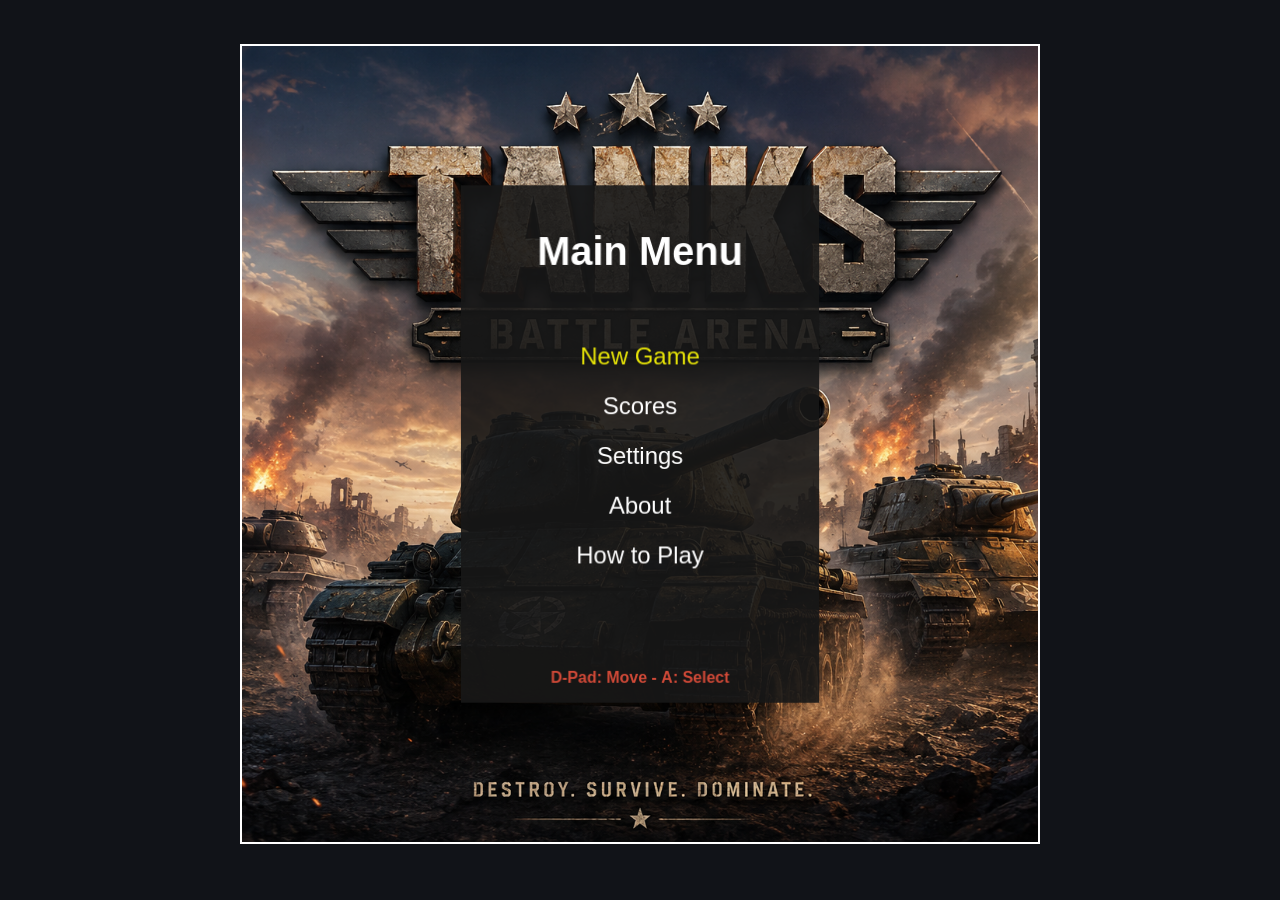
<file: index.html>
<!DOCTYPE html>
<html lang="en">

<head>
    <meta charset="UTF-8">
    <meta name="viewport" content="width=device-width, initial-scale=1.0">
    <title>Tanks Game</title>
    <link rel="shortcut icon" href="./assets/favicon.png" type="image/x-icon">
    <link rel="stylesheet" href="./styles.css">
</head>

<body id="body">
    <main id="main">
        <canvas id="gameCanvas"></canvas>

        <section class="mobile-controls" aria-label="Controles táctiles">

            <div class="top-controls">
                <button class="top-button" data-control="select" type="button">Select</button>
                <button class="top-button" data-control="start" type="button">Start</button>

            </div>

            <div class="left-section">
                <div class="dpad-controls">
                    <button class="dpad-button" data-control="dTop" type="button">▲</button>
                    <button class="dpad-button" data-control="dBottom" type="button">▼</button>
                    <button class="dpad-button" data-control="dLeft" type="button">◄</button>
                    <button class="dpad-button" data-control="dRight" type="button">►</button>
                </div>
                <div class="joystick" data-joystick="L" role="application" aria-label="Palanca izquierda de movimiento">
                    <div class="joystick-knob"></div>
                </div>
            </div>
            <div class="right-section">
                <div class="action-controls">
                    <button class="action-button" data-control="B" type="button">B</button>
                    <button class="action-button" data-control="A" type="button">A</button>
                    <button class="action-button" data-control="X" type="button">X</button>
                    <button class="action-button" data-control="Y" type="button">Y</button>
                </div>
                <div class="joystick" data-joystick="R" role="application" aria-label="Palanca derecha de movimiento">
                    <div class="joystick-knob"></div>
                </div>
            </div>

        </section>
        <section id="DebugPanel"></section>

    </main>

</body>
<script type="module" src="./main.js"></script>

</html>
</file>
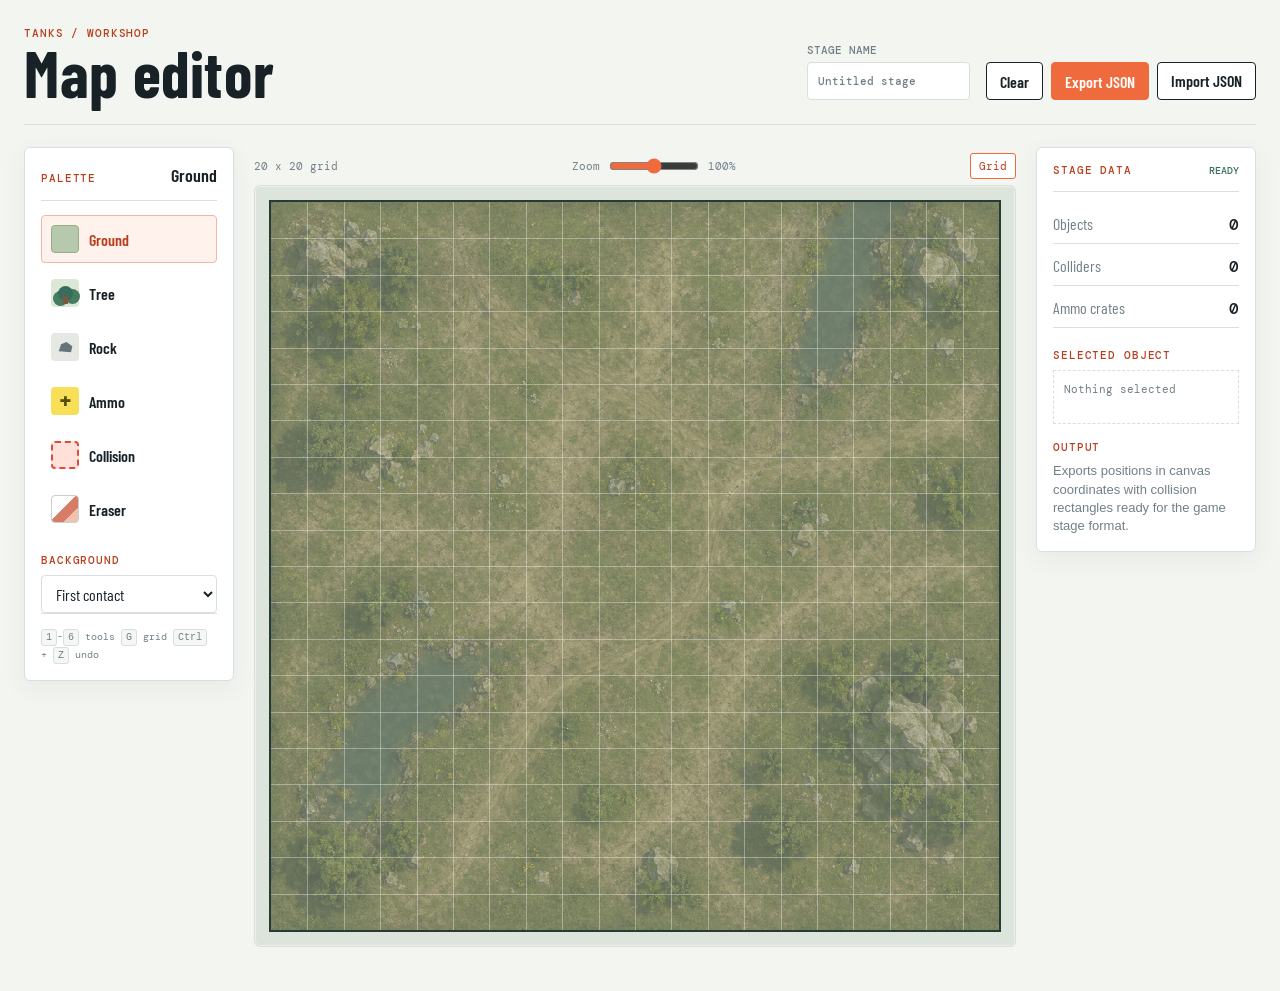
<file: map-editor/index.html>
<!doctype html>
<html lang="en">

<head>
    <meta charset="UTF-8">
    <meta name="viewport" content="width=device-width, initial-scale=1.0">
    <title>Tanks Map Editor</title>
    <link rel="stylesheet" href="./styles.css">
</head>

<body>
    <main class="app-shell">
        <header class="topbar">
            <div>
                <p class="eyebrow">TANKS / WORKSHOP</p>
                <h1>Map editor</h1>
            </div>
            <div class="top-actions">
                <label class="stage-name">
                    <span>Stage name</span>
                    <input id="stageName" value="Untitled stage" maxlength="32">
                </label>
                <button id="clearMap" class="button button-quiet" type="button">Clear</button>
                <button id="exportMap" class="button button-primary" type="button">Export JSON</button>
                <label class="button button-quiet file-button">
                    Import JSON
                    <input id="importMap" type="file" accept="application/json,.json">
                </label>
            </div>
        </header>

        <section class="workspace">
            <aside class="panel palette-panel">
                <div class="panel-heading">
                    <span class="panel-kicker">Palette</span>
                    <span id="activeToolLabel">Ground</span>
                </div>
                <div class="tool-grid">
                    <button class="tool is-active" data-tool="ground" type="button"><span
                            class="tool-icon ground-icon"></span><span>Ground</span></button>
                    <button class="tool" data-tool="tree" type="button"><span
                            class="tool-icon tree-icon"></span><span>Tree</span></button>
                    <button class="tool" data-tool="rock" type="button"><span
                            class="tool-icon rock-icon"></span><span>Rock</span></button>
                    <button class="tool" data-tool="ammo" type="button"><span
                            class="tool-icon ammo-icon">+</span><span>Ammo</span></button>
                    <button class="tool" data-tool="collision" type="button"><span
                            class="tool-icon collision-icon"></span><span>Collision</span></button>
                    <button class="tool" data-tool="eraser" type="button"><span
                            class="tool-icon eraser-icon"></span><span>Eraser</span></button>
                </div>
                <div class="panel-section">
                    <span class="panel-kicker">Background</span>
                    <select id="backgroundSelect">
                        <option value="bg_stage1.png">First contact</option>
                        <option value="bg_stage2.png">Border patrol</option>
                        <option value="bg_stage3.png">Iron passage</option>
                        <option value="bg_stage4.png">Four fronts</option>
                        <option value="bg_stage5.png">Siege line</option>
                        <option value="bg_stage6.png">Last stand</option>
                    </select>
                </div>
                <div class="hint"><kbd>1</kbd>-<kbd>6</kbd> tools <kbd>G</kbd> grid <kbd>Ctrl</kbd> + <kbd>Z</kbd> undo
                </div>
            </aside>

            <section class="canvas-wrap">
                <div class="canvas-toolbar">
                    <span id="canvasStatus">20 x 20 grid</span>
                    <label class="zoom-control">Zoom <input id="zoom" type="range" min="60" max="140"
                            value="100"><output id="zoomValue">100%</output></label>
                    <button id="toggleGrid" class="icon-button is-active" type="button"
                        title="Toggle grid">Grid</button>
                </div>
                <div class="canvas-stage">
                    <canvas id="mapCanvas" width="800" height="800"></canvas>
                </div>
            </section>

            <aside class="panel inspector-panel">
                <div class="panel-heading">
                    <span class="panel-kicker">Stage data</span>
                    <span class="status-dot">Ready</span>
                </div>
                <div class="stat-list">
                    <div><span>Objects</span><strong id="objectCount">0</strong></div>
                    <div><span>Colliders</span><strong id="colliderCount">0</strong></div>
                    <div><span>Ammo crates</span><strong id="ammoCount">0</strong></div>
                </div>
                <div class="panel-section">
                    <span class="panel-kicker">Selected object</span>
                    <div id="selectionInfo" class="selection-info">Nothing selected</div>
                </div>
                <div class="panel-section export-note">
                    <span class="panel-kicker">Output</span>
                    <p>Exports positions in canvas coordinates with collision rectangles ready for the game stage
                        format.</p>
                </div>
            </aside>
        </section>
    </main>
    <script src="./editor.js"></script>
</body>

</html>
</file>
<file: styles.css>
* {
    box-sizing: border-box;
    margin: 0;
    padding: 0;
}

#body {
    min-height: 100vh;
    min-height: 100dvh;
    padding: 8px;

    display: flex;
    justify-content: center;
    align-items: center;

    background-color: #111318;
    color: white;

    font-family: Arial, Helvetica, sans-serif;
}

#main {
    width: 100%;

    display: flex;
    flex-direction: column;
    align-items: center;
    gap: 12px;
}

#gameCanvas {
    display: block;
    width: min(800px, calc(100vw - 16px), calc(100dvh - 16px));
    height: auto;
    aspect-ratio: 1;
    touch-action: none;
}

.mobile-controls {
    display: none;
}

@media (pointer: coarse),
(max-width: 900px) {
    #gameCanvas {
        width: min(800px, calc(100vw - 16px), calc(100dvh - 190px));
    }

    .mobile-controls {
        width: min(800px, calc(100vw - 16px));
        display: grid;
        grid-template-columns: 1fr 1fr;
        grid-template-rows: auto 1fr;
        justify-content: space-between;
        /* align-items: center; */
        gap: 20px;

        touch-action: none;
        user-select: none;
    }

    /* CONTROLLER SECTIONS */
    .left-section {
        grid-column: 1;
        grid-row: 2;
        display: flex;
        flex-direction: column;
        justify-content: center;
        align-items: start;
        gap: 20px
    }

    .right-section {
        grid-column: 2;
        grid-row: 2;
        display: flex;
        flex-direction: column;
        justify-content: center;
        align-items: end;
        gap: 20px;
    }

    /* D-PAD CONTROLS arrowTop Bottom Left Right */
    .dpad-controls {
        position: relative;
        width: 108px;
        height: 108px;
        aspect-ratio: 1;
        /* background-color: red; */
    }

    .dpad-button {
        position: absolute;
        min-width: 52px;
        min-height: 52px;
        aspect-ratio: 1;
        padding: 6px;
        border: 2px solid #ffffff;
        border-radius: 20%;
        background-color: #272b32;
        color: #ffffff;
        font-size: 12px;
        font-weight: bold;
    }

    .dpad-button[data-control="dRight"] {
        top: 50%;
        right: 0;
        transform: translateY(-50%);
    }

    .dpad-button {
        min-width: 42px;
        min-height: 42px;
    }

    .dpad-button[data-control="dBottom"] {
        right: 50%;
        bottom: 0;
        transform: translateX(50%);
    }

    .dpad-button[data-control="dTop"] {
        top: 0;
        right: 50%;
        transform: translateX(50%);
    }

    .dpad-button[data-control="dLeft"] {
        top: 50%;
        left: 0;
        transform: translateY(-50%);
    }




    /* JOYSTICK */

    .joystick {
        position: relative;
        flex: 0 0 120px;

        width: 120px;
        height: 120px;
        border: 3px solid #ffffff;
        border-radius: 50%;
        background-color: #272b3288;

        touch-action: none;
    }

    .joystick-knob {
        position: absolute;
        left: 50%;
        top: 50%;

        width: 54px;
        height: 54px;
        border: 2px solid #ffffff;
        border-radius: 50%;
        background-color: #d6c900;

        transform: translate(-50%, -50%);
        pointer-events: none;
    }

    /* ACTION CONTROLS X Y B A */

    .action-controls {
        position: relative;
        width: 108px;
        height: 108px;
        aspect-ratio: 1;
        /* background-color: red; */
    }

    .action-button {
        position: absolute;
        min-width: 42px;
        min-height: 42px;
        aspect-ratio: 1;
        padding: 6px;
        border: 2px solid #ffffff;
        border-radius: 50%;
        background-color: #272b32;
        color: #ffffff;
        font-size: 12px;
        font-weight: bold;
    }

    .action-button[data-control="A"] {
        top: 50%;
        right: 0;
        transform: translateY(-50%);
    }

    .action-button[data-control="B"] {
        right: 50%;
        bottom: 0;
        transform: translateX(50%);
    }

    .action-button[data-control="Y"] {
        top: 0;
        right: 50%;
        transform: translateX(50%);
    }

    .action-button[data-control="X"] {
        top: 50%;
        left: 0;
        transform: translateY(-50%);
    }

    /* TOP CONTROLS // Select Start */

    .top-controls {
        grid-column: 1/3;
        grid-row: 1;
        display: flex;
        justify-content: center;
        gap: 20px;
        width: 100%;
    }

    .top-button {
        min-width: 52px;
        min-height: 20px;
        padding: 6px;

        border: 2px solid #ffffff;
        border-radius: 8px;
        background-color: #272b32;
        color: #ffffff;

        font-size: 10px;
        font-weight: bold;
    }

    [data-control].is-active,
    [data-control]:active {
        background-color: #d6c900;
        color: #111318;
    }
}

@media (max-width: 430px) {
    .mobile-controls {
        gap: 8px;
    }

    .joystick {
        flex-basis: 108px;
        width: 108px;
        height: 108px;
    }

    .dpad-button {
        min-width: 36px;
        min-height: 36px;
    }

    /* .action-button {
        min-width: 46px;
        min-height: 46px;
    } */

    .action-controls {
        flex-basis: 64px;
        grid-template-columns: 64px;
        grid-template-rows: repeat(2, 46px);
    }
}

@media (orientation: landscape) and (pointer: coarse),
(orientation: landscape) and (max-height: 600px) {
    #body {
        height: 100dvh;
        padding: 0;
        overflow: hidden;
    }

    #main {
        width: 100vw;
    }

    #gameCanvas {
        position: fixed;
        left: 50%;
        top: 50%;
        transform: translate(-50%, -50%);
        width: min(800px, 100vw, calc(100dvh - 8px));
    }

    .mobile-controls {
        position: fixed;
        inset: 0;
        z-index: 10;

        --mobile-control-inset: clamp(20px, 4vw, 48px);

        width: 100vw;
        height: 100dvh;
        padding:
            max(8px, env(safe-area-inset-top)) max(8px, env(safe-area-inset-right)) max(8px, env(safe-area-inset-bottom)) max(8px, env(safe-area-inset-left));

        pointer-events: none;
    }

    .joystick,
    .action-controls,
    .dpad-controls,
    .top-controls {
        pointer-events: auto;
    }

    .joystick {
        position: fixed;
        left: max(var(--mobile-control-inset),
                env(safe-area-inset-left));
        top: 50%;

        width: 128px;
        height: 128px;
        transform: translateY(-50%);
    }

    .left-section,
    .right-section {
        display: contents;
    }

    .dpad-controls {
        position: fixed;
        left: max(var(--mobile-control-inset),
                env(safe-area-inset-left));
        top: 35%;
        width: 126px;
        height: 126px;
        transform: translateY(-50%);
    }

    .dpad-button {
        min-width: 42px;
        min-height: 42px;
    }

    .left-section .joystick {
        left: max(var(--mobile-control-inset),
                env(safe-area-inset-left));
        top: 78%;
    }

    .right-section .action-controls {
        top: 35%;
        right: max(var(--mobile-control-inset),
                env(safe-area-inset-right));
        width: 126px;
        height: 126px;
        transform: translateY(-50%);
    }

    .action-button {
        min-width: 42px;
        min-height: 42px;
    }

    .right-section .joystick {
        left: auto;
        right: max(var(--mobile-control-inset),
                env(safe-area-inset-right));
        top: 78%;
    }

    .action-controls {
        position: fixed;
        top: max(8px, env(safe-area-inset-top));
        right: max(var(--mobile-control-inset),
                env(safe-area-inset-right));

        width: 160px;
        height: 160px;
    }

    .right-section .action-controls {
        width: 126px;
        height: 126px;
    }

    .top-controls {
        position: fixed;
        top: max(8px, env(safe-area-inset-top));
        right: max(var(--mobile-control-inset), env(safe-area-inset-right));
        width: 126px;
        justify-content: center;
        z-index: 1;
    }
}
</file>
<file: map-editor/styles.css>
@import url('https://fonts.googleapis.com/css2?family=Barlow+Condensed:wght@500;600;700&family=DM+Mono:wght@400;500&display=swap');

:root {
    --ink: #172126;
    --muted: #718087;
    --line: #d8dfdc;
    --paper: #f3f5f1;
    --panel: #ffffff;
    --accent: #ef6b3d;
    --accent-dark: #b83f1e;
    --green: #386c5b;
}

* {
    box-sizing: border-box;
}

body {
    margin: 0;
    min-width: 320px;
    background: var(--paper);
    color: var(--ink);
    font-family: 'Barlow Condensed', sans-serif;
}

button,
input,
select {
    font: inherit;
}

button,
select,
input {
    color: inherit;
}

.app-shell {
    width: min(1500px, calc(100% - 48px));
    margin: 0 auto;
    padding: 28px 0 44px;
}

.topbar {
    display: flex;
    align-items: end;
    justify-content: space-between;
    gap: 24px;
    padding-bottom: 24px;
    border-bottom: 1px solid var(--line);
}

.eyebrow,
.panel-kicker {
    margin: 0;
    color: var(--accent-dark);
    font: 500 11px/1 'DM Mono', monospace;
    letter-spacing: .08em;
    text-transform: uppercase;
}

h1 {
    margin: 7px 0 0;
    font-size: clamp(38px, 5vw, 68px);
    line-height: .85;
    letter-spacing: .01em;
}

.top-actions {
    display: flex;
    flex-wrap: wrap;
    align-items: end;
    justify-content: end;
    gap: 8px;
}

.stage-name {
    display: grid;
    gap: 5px;
    margin-right: 8px;
    color: var(--muted);
    font: 500 11px 'DM Mono', monospace;
    text-transform: uppercase;
}

.stage-name input,
select {
    min-height: 38px;
    padding: 7px 10px;
    border: 1px solid var(--line);
    border-radius: 4px;
    background: var(--panel);
    outline: none;
}

.stage-name input:focus,
select:focus {
    border-color: var(--accent);
}

.button {
    min-height: 38px;
    padding: 8px 13px;
    border: 1px solid var(--ink);
    border-radius: 4px;
    cursor: pointer;
    font-weight: 600;
}

.button-primary {
    background: var(--accent);
    border-color: var(--accent);
    color: #fff;
}

.button-primary:hover {
    background: var(--accent-dark);
}

.button-quiet {
    background: var(--panel);
}

.file-button input {
    display: none;
}

.workspace {
    display: grid;
    grid-template-columns: 210px minmax(500px, 800px) 220px;
    justify-content: center;
    align-items: start;
    gap: 20px;
    padding-top: 22px;
}

.panel {
    padding: 16px;
    border: 1px solid var(--line);
    border-radius: 6px;
    background: var(--panel);
    box-shadow: 0 7px 24px #263b3210;
}

.panel-heading {
    display: flex;
    justify-content: space-between;
    align-items: baseline;
    gap: 12px;
    padding-bottom: 14px;
    border-bottom: 1px solid var(--line);
    font-size: 18px;
    font-weight: 600;
}

.status-dot {
    color: var(--green);
    font: 500 10px 'DM Mono', monospace;
    text-transform: uppercase;
}

.tool-grid {
    display: grid;
    gap: 6px;
    margin: 14px 0 22px;
}

.tool {
    display: flex;
    align-items: center;
    gap: 10px;
    padding: 9px;
    border: 1px solid transparent;
    border-radius: 4px;
    background: transparent;
    cursor: pointer;
    text-align: left;
    font-weight: 600;
}

.tool:hover {
    background: #f5f7f4;
}

.tool.is-active {
    border-color: #f0b8a1;
    background: #fff1eb;
    color: var(--accent-dark);
}

.tool-icon {
    width: 28px;
    height: 28px;
    display: grid;
    place-items: center;
    flex: 0 0 28px;
    border-radius: 4px;
}

.ground-icon {
    background: #b7c9ac;
    border: 1px solid #93ad87;
}

.tree-icon {
    position: relative;
    background: #dce8d7;
}

.tree-icon::before {
    content: '';
    width: 15px;
    height: 15px;
    border-radius: 50%;
    background: #386c5b;
    box-shadow: 7px 3px 0 #477c62, -5px 5px 0 #477c62;
}

.tree-icon::after {
    content: '';
    position: absolute;
    bottom: 3px;
    width: 5px;
    height: 8px;
    background: #795a3d;
}

.rock-icon {
    background: #e6e8e4;
}

.rock-icon::before {
    content: '';
    width: 18px;
    height: 13px;
    background: #65747a;
    clip-path: polygon(15% 80%, 28% 25%, 58% 8%, 91% 42%, 83% 88%);
}

.ammo-icon {
    background: #f7df58;
    color: #574d08;
    font: 700 20px 'DM Mono', monospace;
}

.collision-icon {
    border: 2px dashed #e04a36;
    background: #ffe1d9;
}

.eraser-icon {
    border: 1px solid #c7d0cc;
    background: linear-gradient(135deg, transparent 45%, #d77d67 46% 72%, #f3c2af 73%);
}

.panel-section {
    display: grid;
    gap: 9px;
    margin-top: 18px;
}

.hint {
    padding-top: 14px;
    border-top: 1px solid var(--line);
    color: var(--muted);
    font: 10px/1.7 'DM Mono', monospace;
}

kbd {
    padding: 2px 4px;
    border: 1px solid var(--line);
    border-radius: 3px;
    background: #f5f7f4;
}

.canvas-wrap {
    min-width: 0;
}

.canvas-toolbar {
    display: flex;
    align-items: center;
    justify-content: space-between;
    gap: 12px;
    min-height: 38px;
    color: var(--muted);
    font: 11px 'DM Mono', monospace;
}

.zoom-control {
    display: flex;
    align-items: center;
    gap: 7px;
}

.zoom-control input {
    width: 90px;
    accent-color: var(--accent);
}

.icon-button {
    padding: 5px 8px;
    border: 1px solid var(--line);
    border-radius: 3px;
    background: var(--panel);
    cursor: pointer;
    font: 11px 'DM Mono', monospace;
}

.icon-button.is-active {
    border-color: var(--accent);
    color: var(--accent-dark);
}

.canvas-stage {
    overflow: auto;
    padding: 14px;
    border: 1px solid var(--line);
    border-radius: 6px;
    background: #dce4dc;
    box-shadow: inset 0 0 0 1px #ffffff80;
}

#mapCanvas {
    display: block;
    width: 100%;
    height: auto;
    max-width: 800px;
    margin: auto;
    border: 2px solid #263b32;
    background: #b8c6ae;
    cursor: crosshair;
    image-rendering: pixelated;
}

.stat-list {
    display: grid;
    gap: 4px;
    margin: 14px 0 22px;
}

.stat-list div {
    display: flex;
    justify-content: space-between;
    padding: 8px 0;
    border-bottom: 1px solid var(--line);
}

.stat-list span {
    color: var(--muted);
}

.stat-list strong {
    font: 500 16px 'DM Mono', monospace;
}

.selection-info {
    min-height: 54px;
    padding: 10px;
    border: 1px dashed var(--line);
    color: var(--muted);
    font: 11px/1.6 'DM Mono', monospace;
}

.export-note p {
    margin: 0;
    color: var(--muted);
    font: 13px/1.4 sans-serif;
}

@media (max-width: 1100px) {
    .workspace {
        grid-template-columns: 180px minmax(450px, 1fr);
    }

    .inspector-panel {
        grid-column: 1 / -1;
    }
}

@media (max-width: 700px) {
    .app-shell {
        width: min(100% - 24px, 600px);
        padding-top: 16px;
    }

    .topbar {
        align-items: start;
        flex-direction: column;
    }

    .top-actions {
        justify-content: start;
    }

    .workspace {
        display: flex;
        flex-direction: column;
    }

    .palette-panel,
    .canvas-wrap,
    .inspector-panel {
        width: 100%;
    }

    .tool-grid {
        grid-template-columns: repeat(2, 1fr);
    }
}
</file>
